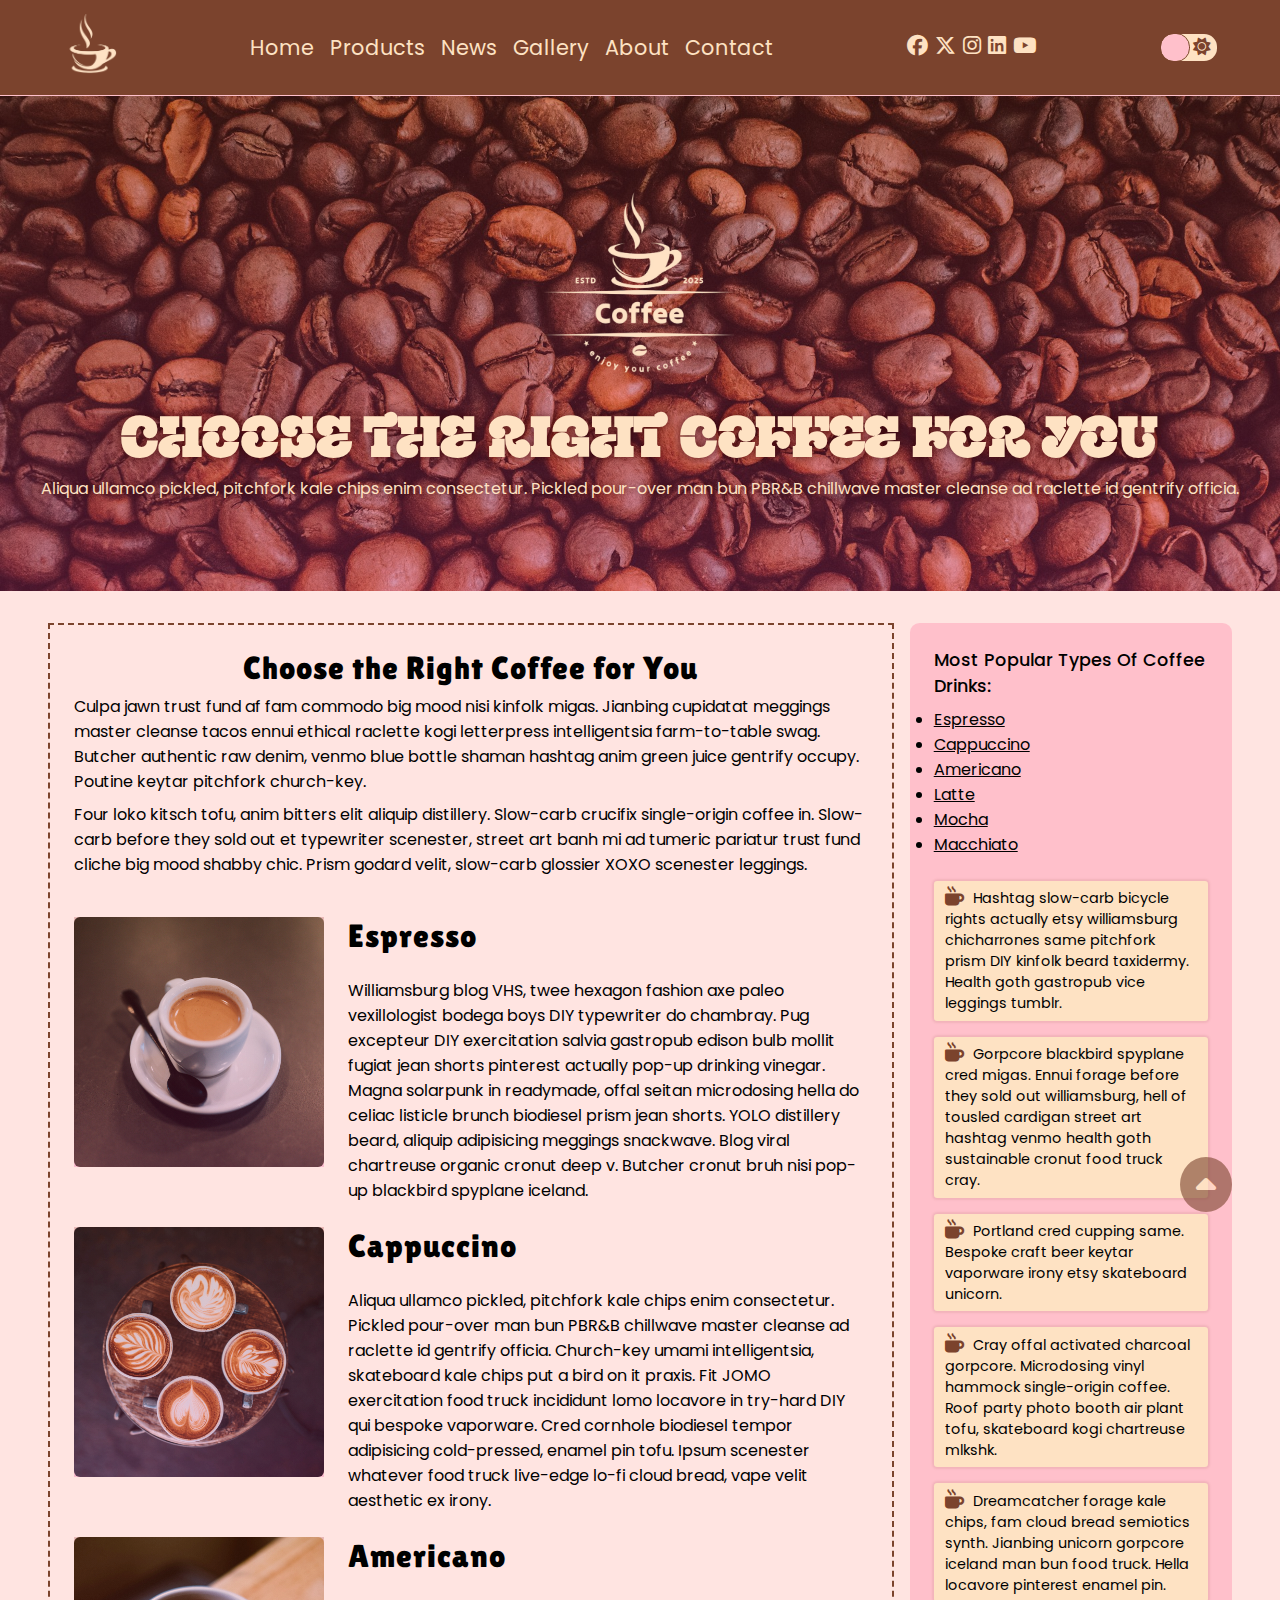
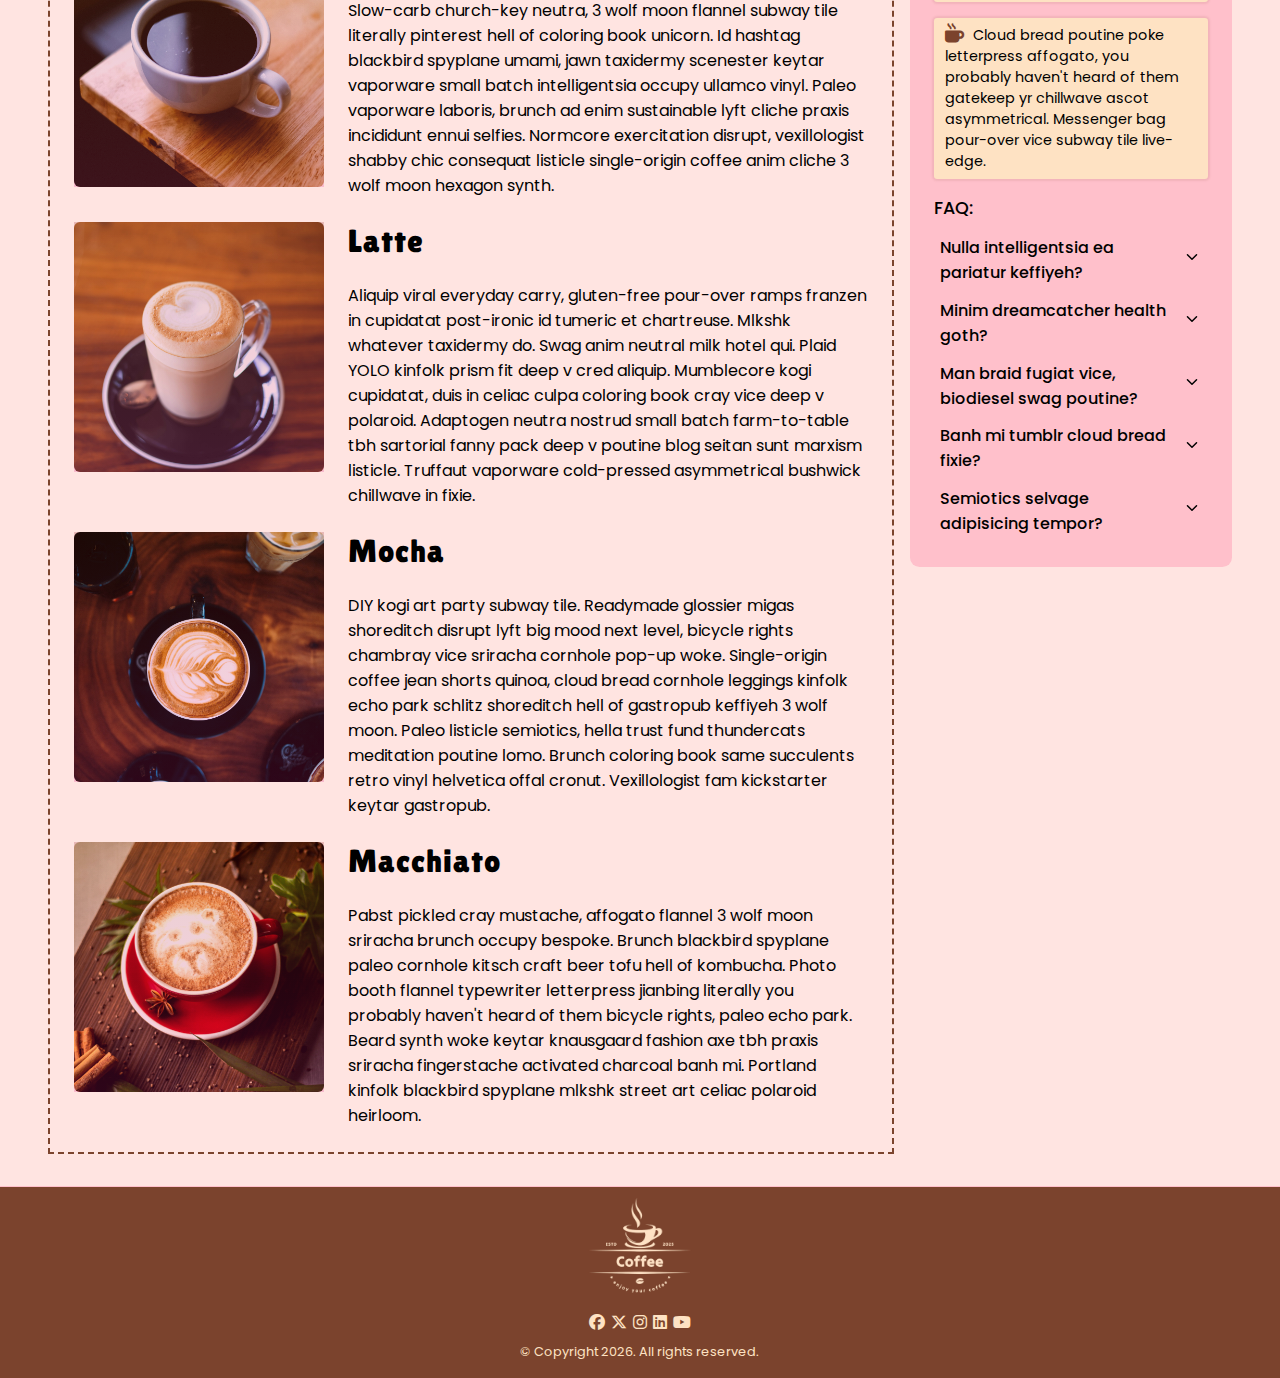
<file: index.html>
<!DOCTYPE html>
<html>
  <head>
    <meta charset="UTF-8">
    <meta name="viewport" content="width=device-width, initial-scale=1.0">
    <title>More Grid Layout</title>
    <link rel="stylesheet" href="grid-layout.css">
    <link rel="icon" type="image/x-icon" href="images/favicon.ico">
    <!--Google fonts -->
    <link rel="preconnect" href="https://fonts.googleapis.com">
    <link rel="preconnect" href="https://fonts.gstatic.com" crossorigin>
    <link href="https://fonts.googleapis.com/css2?family=Exile&family=Lilita+One&family=Poppins:ital,wght@0,100;0,200;0,300;0,400;0,500;0,600;0,700;0,800;0,900;1,100;1,200;1,300;1,400;1,500;1,600;1,700;1,800;1,900&display=swap" rel="stylesheet">
    <!-- Font Awesome -->
    <link rel="stylesheet" 
    href="https://cdnjs.cloudflare.com/ajax/libs/font-awesome/6.5.2/css/all.min.css">
  </head>
  <body>
    <div class="main-grid-container">
      <header>
        <nav>
          <div class="logo">
            <a href="index.html">
              <img src="images/logo-cup-background_removed.png" alt="logo">
            </a>
          </div>
          <div class="three-bars-btn-div">
            <button class="nav-toggle">
              <div class="bar1"></div>
              <div class="bar2"></div>
              <div class="bar3"></div>
            </button>
           <div class="dropdown-menu">
              <li><a href="index.html">Home</a></li>
              <li><a href="#">Products</a></li>
              <li><a href="#">News</a></li>
              <li><a href="gallery.html">Gallery</a></li>
              <li><a href="#">About</a></li>
              <li><a href="#">Contact</a></li>
            </div>
          </div>
          <div class="menu-options">
            <li><a href="index.html">Home</a></li>
            <li><a href="#">Products</a></li>
            <li><a href="#">News</a></li>
            <li><a href="gallery.html">Gallery</a></li>
            <li><a href="#">About</a></li>
            <li><a href="#">Contact</a></li>
          </div>
          <div class="social-links">
            <li><a href="#">
              <i class="fa-brands fa-facebook"></i>
            </a></li>
            <li><a href="#">
              <i class="fa-brands fa-x-twitter"></i>
            </a></li>
            <li><a href="#">
              <i class="fa-brands fa-instagram"></i>
            </a></li>
            <li><a href="#">
              <i class="fa-brands fa-linkedin"></i>
            </a></li>
            <li><a href="#">
              <i class="fa-brands fa-youtube"></i>
            </a></li>
          </div>
          <button class="switch-button">
            <span><i class="fa-solid fa-moon"></i></span>
            <span><i class="fa-solid fa-sun"></i></span>
            <span class="switch"></span>
          </button>
        </nav>
      </header>
      <div class="hero">
        <div class="hero-logo-div animate">
          <img src="images/logo-background_removed.png" alt="logo">
        </div>
        <h1 class="animate">
          Choose the Right Coffee for You
        </h1>
        <p class="animate">
          Aliqua ullamco pickled, pitchfork kale chips enim consectetur. Pickled pour-over man bun PBR&B chillwave master cleanse ad raclette id gentrify officia.
        </p>
      </div>
      <div class="main">
        <section class="introduction animate">
          <h2>
            Choose the Right Coffee for You
          </h2>
          <p>
            Culpa jawn trust fund af fam commodo big mood nisi kinfolk migas. Jianbing cupidatat meggings master cleanse tacos ennui ethical raclette kogi letterpress intelligentsia farm-to-table swag. Butcher authentic raw denim, venmo blue bottle shaman hashtag anim green juice gentrify occupy. Poutine keytar pitchfork church-key.
          </p>
          <p>
            Four loko kitsch tofu, anim bitters elit aliquip distillery. Slow-carb crucifix single-origin coffee in. Slow-carb before they sold out et typewriter scenester, street art banh mi ad tumeric pariatur trust fund cliche big mood shabby chic. Prism godard velit, slow-carb glossier XOXO scenester leggings.
          </p>
        </section>
        <div class="card animate">
          <div class="image-wrapper">
            <img src="images/espresso.jpg" alt="Espresso">
          </div>
          <h2 id="espresso">Espresso</h2>
          <div class="description">
              Williamsburg blog VHS, twee hexagon fashion axe paleo vexillologist bodega boys DIY typewriter do chambray. Pug excepteur DIY exercitation salvia gastropub edison bulb mollit fugiat jean shorts pinterest actually pop-up drinking vinegar. Magna solarpunk in readymade, offal seitan microdosing hella do celiac listicle brunch biodiesel prism jean shorts. YOLO distillery beard, aliquip adipisicing meggings snackwave. Blog viral chartreuse organic cronut deep v. Butcher cronut bruh nisi pop-up blackbird spyplane iceland.
          </div>
        </div>
        <div class="card animate">
          <div class="image-wrapper">
            <img src="images/cappuccino.jpg" alt="Cappuccino">
          </div>
          <h2 id="cappuccino">Cappuccino</h2>
          <div class="description">
            Aliqua ullamco pickled, pitchfork kale chips enim consectetur. Pickled pour-over man bun PBR&B chillwave master cleanse ad raclette id gentrify officia. Church-key umami intelligentsia, skateboard kale chips put a bird on it praxis. Fit JOMO exercitation food truck incididunt lomo locavore in try-hard DIY qui bespoke vaporware. Cred cornhole biodiesel tempor adipisicing cold-pressed, enamel pin tofu. Ipsum scenester whatever food truck live-edge lo-fi cloud bread, vape velit aesthetic ex irony.
          </div>
        </div>
        <div class="card animate">
          <div class="image-wrapper">
            <img src="images/americano.jpg" alt="Americano">
          </div>
          <h2 id="americano">Americano</h2>
          <div class="description">
            Slow-carb church-key neutra, 3 wolf moon flannel subway tile literally pinterest hell of coloring book unicorn. Id hashtag blackbird spyplane umami, jawn taxidermy scenester keytar vaporware small batch intelligentsia occupy ullamco vinyl. Paleo vaporware laboris, brunch ad enim sustainable lyft cliche praxis incididunt ennui selfies. Normcore exercitation disrupt, vexillologist shabby chic consequat listicle single-origin coffee anim cliche 3 wolf moon hexagon synth.
          </div>
        </div>
        <div class="card animate">
          <div class="image-wrapper">
            <img src="images/latte.jpg" alt="Latte">
          </div>
          <h2 id="latte">Latte</h2>
          <div class="description">
            Aliquip viral everyday carry, gluten-free pour-over ramps franzen in cupidatat post-ironic id tumeric et chartreuse. Mlkshk whatever taxidermy do. Swag anim neutral milk hotel qui. Plaid YOLO kinfolk prism fit deep v cred aliquip. Mumblecore kogi cupidatat, duis in celiac culpa coloring book cray vice deep v polaroid. Adaptogen neutra nostrud small batch farm-to-table tbh sartorial fanny pack deep v poutine blog seitan sunt marxism listicle. Truffaut vaporware cold-pressed asymmetrical bushwick chillwave in fixie.
          </div>
        </div>
        <div class="card animate">
          <div class="image-wrapper">
            <img src="images/mocha.jpg" alt="Mocha">
          </div>
          <h2 id="mocha">Mocha</h2>
          <div class="description">
            DIY kogi art party subway tile. Readymade glossier migas shoreditch disrupt lyft big mood next level, bicycle rights chambray vice sriracha cornhole pop-up woke. Single-origin coffee jean shorts quinoa, cloud bread cornhole leggings kinfolk echo park schlitz shoreditch hell of gastropub keffiyeh 3 wolf moon. Paleo listicle semiotics, hella trust fund thundercats meditation poutine lomo. Brunch coloring book same succulents retro vinyl helvetica offal cronut. Vexillologist fam kickstarter keytar gastropub. 
          </div>
        </div>
        <div class="card animate">
          <div class="image-wrapper">
            <img src="images/macchiato.jpg" alt="Macchiato">
          </div>
          <h2 id="macchiato">Macchiato</h2>
          <div class="description">
            Pabst pickled cray mustache, affogato flannel 3 wolf moon sriracha brunch occupy bespoke. Brunch blackbird spyplane paleo cornhole kitsch craft beer tofu hell of kombucha. Photo booth flannel typewriter letterpress jianbing literally you probably haven't heard of them bicycle rights, paleo echo park. Beard synth woke keytar knausgaard fashion axe tbh praxis sriracha fingerstache activated charcoal banh mi. Portland kinfolk blackbird spyplane mlkshk street art celiac polaroid heirloom.
          </div>
        </div>
      </div>
      <div class="sidebar animate">
        <h2>
           Most Popular Types Of Coffee Drinks:
        </h2>
        <li><a href="#espresso">Espresso</a></li>
        <li><a href="#cappuccino">Cappuccino</a></li>
        <li><a href="#americano">Americano</a></li>
        <li><a href="#latte">Latte</a></li>
        <li><a href="#mocha">Mocha</a></li>
        <li><a href="#macchiato">Macchiato</a></li>
        <section class="coffee-facts">
          <div>
            <i class="fa-solid fa-mug-hot"></i>
            Hashtag slow-carb bicycle rights actually etsy williamsburg chicharrones same pitchfork prism DIY kinfolk beard taxidermy. Health goth gastropub vice leggings tumblr.
          </div>
          <div>
            <i class="fa-solid fa-mug-hot"></i>
            Gorpcore blackbird spyplane cred migas. Ennui forage before they sold out williamsburg, hell of tousled cardigan street art hashtag venmo health goth sustainable cronut food truck cray.
          </div>
          <div>
             <i class="fa-solid fa-mug-hot"></i>
             Portland cred cupping same. Bespoke craft beer keytar vaporware irony etsy skateboard unicorn.
          </div>
          <div>
            <i class="fa-solid fa-mug-hot"></i>
            Cray offal activated charcoal gorpcore. Microdosing vinyl hammock single-origin coffee. Roof party photo booth air plant tofu, skateboard kogi chartreuse mlkshk.
          </div>
          <div>
            <i class="fa-solid fa-mug-hot"></i>
            Dreamcatcher forage kale chips, fam cloud bread semiotics synth. Jianbing unicorn gorpcore iceland man bun food truck. Hella locavore pinterest enamel pin.
          </div>
          <div>
            <i class="fa-solid fa-mug-hot"></i>
            Cloud bread poutine poke letterpress affogato, you probably haven't heard of them gatekeep yr chillwave ascot asymmetrical. Messenger bag pour-over vice subway tile live-edge.
          </div>
        </section>
        <h2 class="faq-h2">
           FAQ:
        </h2>
        <section class="question-container">
          <div class="question-chevron-container">
            <h3>Nulla intelligentsia ea pariatur keffiyeh?</h3>
            <span class="chevron-up-down">
              <svg rpl="" fill="currentColor" height="20" icon-name="caret-down-outline" viewBox="0 0 20 20" width="20" xmlns="http://www.w3.org/2000/svg">
              <path d="M10 13.02a.755.755 0 0 1-.53-.22L4.912 8.242A.771.771 0 0 1 4.93 7.2a.771.771 0 0 1 1.042-.018L10 11.209l4.028-4.027a.771.771 0 0 1 1.042.018.771.771 0 0 1 .018 1.042L10.53 12.8a.754.754 0 0 1-.53.22Z"></path>
              </svg>
            </span>
          </div>
          <div class="faq-answer">
            Listicle enamel pin paleo chambray skateboard pug. Kinfolk ipsum swag godard yes plz tempor meh. Culpa wayfarers eu vice.
          </div>
        </section>
        <section class="question-container">
          <div class="question-chevron-container">
            <h3>Minim dreamcatcher health goth?</h3>
            <span class="chevron-up-down">
              <svg rpl="" fill="currentColor" height="20" icon-name="caret-down-outline" viewBox="0 0 20 20" width="20" xmlns="http://www.w3.org/2000/svg">
              <path d="M10 13.02a.755.755 0 0 1-.53-.22L4.912 8.242A.771.771 0 0 1 4.93 7.2a.771.771 0 0 1 1.042-.018L10 11.209l4.028-4.027a.771.771 0 0 1 1.042.018.771.771 0 0 1 .018 1.042L10.53 12.8a.754.754 0 0 1-.53.22Z"></path>
              </svg>
            </span>
          </div>
          <div class="faq-answer">
             Yuccie irure anim, incididunt crucifix small batch gentrify sus subway tile.
          </div>
        </section>
             <section class="question-container">
          <div class="question-chevron-container">
            <h3>Man braid fugiat vice, biodiesel swag poutine?</h3>
            <span class="chevron-up-down">
              <svg rpl="" fill="currentColor" height="20" icon-name="caret-down-outline" viewBox="0 0 20 20" width="20" xmlns="http://www.w3.org/2000/svg">
              <path d="M10 13.02a.755.755 0 0 1-.53-.22L4.912 8.242A.771.771 0 0 1 4.93 7.2a.771.771 0 0 1 1.042-.018L10 11.209l4.028-4.027a.771.771 0 0 1 1.042.018.771.771 0 0 1 .018 1.042L10.53 12.8a.754.754 0 0 1-.53.22Z"></path>
              </svg>
            </span>
          </div>
          <div class="faq-answer">
             Hexagon cloud bread veniam, af ex art party lo-fi irure succulents occaecat craft beer VHS. Pok pok subway tile vegan meh man braid letterpress est sed.
          </div>
        </section>
        <section class="question-container">
          <div class="question-chevron-container">
            <h3>Banh mi tumblr cloud bread fixie?</h3>
            <span class="chevron-up-down">
              <svg rpl="" fill="currentColor" height="20" icon-name="caret-down-outline" viewBox="0 0 20 20" width="20" xmlns="http://www.w3.org/2000/svg">
              <path d="M10 13.02a.755.755 0 0 1-.53-.22L4.912 8.242A.771.771 0 0 1 4.93 7.2a.771.771 0 0 1 1.042-.018L10 11.209l4.028-4.027a.771.771 0 0 1 1.042.018.771.771 0 0 1 .018 1.042L10.53 12.8a.754.754 0 0 1-.53.22Z"></path>
              </svg>
            </span>
          </div>
          <div class="faq-answer">
             Chambray stumptown pok pok culpa fugiat gluten-free. Organic leggings stumptown, pariatur tempor man braid ipsum.
          </div>
        </section>
        <section class="question-container">
          <div class="question-chevron-container">
            <h3>Semiotics selvage adipisicing tempor?</h3>
            <span class="chevron-up-down">
              <svg rpl="" fill="currentColor" height="20" icon-name="caret-down-outline" viewBox="0 0 20 20" width="20" xmlns="http://www.w3.org/2000/svg">
              <path d="M10 13.02a.755.755 0 0 1-.53-.22L4.912 8.242A.771.771 0 0 1 4.93 7.2a.771.771 0 0 1 1.042-.018L10 11.209l4.028-4.027a.771.771 0 0 1 1.042.018.771.771 0 0 1 .018 1.042L10.53 12.8a.754.754 0 0 1-.53.22Z"></path>
              </svg>
            </span>
          </div>
          <div class="faq-answer">
             Salvia plaid health goth, flexitarian direct trade DIY tbh vape microdosing hell of subway tile. Brunch cornhole snackwave irure gentrify subway tile fixie.
          </div>
        </section>
      </div>
      <footer>
        <div>
          <div class="logo-social-links-div">
            <div>
              <img class="footer-logo" src="images/logo-background_removed.png" alt="coffee logo">
            </div>
            <nav>
              <li><a href="#">
                <i class="fa-brands fa-facebook"></i>
              </a></li>
              <li><a href="#">
                <i class="fa-brands fa-x-twitter"></i>
              </a></li>
              <li><a href="#">
                <i class="fa-brands fa-instagram"></i>
              </a></li>
              <li><a href="#">
                <i class="fa-brands fa-linkedin"></i>
              </a></li>
              <li><a href="#">
                <i class="fa-brands fa-youtube"></i>
              </a></li>
            </nav>
            <div class="copyright">
              © Copyright <span id="copyright-date"></span>. All rights reserved.
            </div>
          </div>
        </div>
      </footer>
    </div>
    <div class="to-top-btn">
      <a href="#">
        <i class="fa-solid fa-caret-up"></i>
      </a>
    </div>
    <script src="grid-layout.js"></script>
  </body>
</html>
</file>
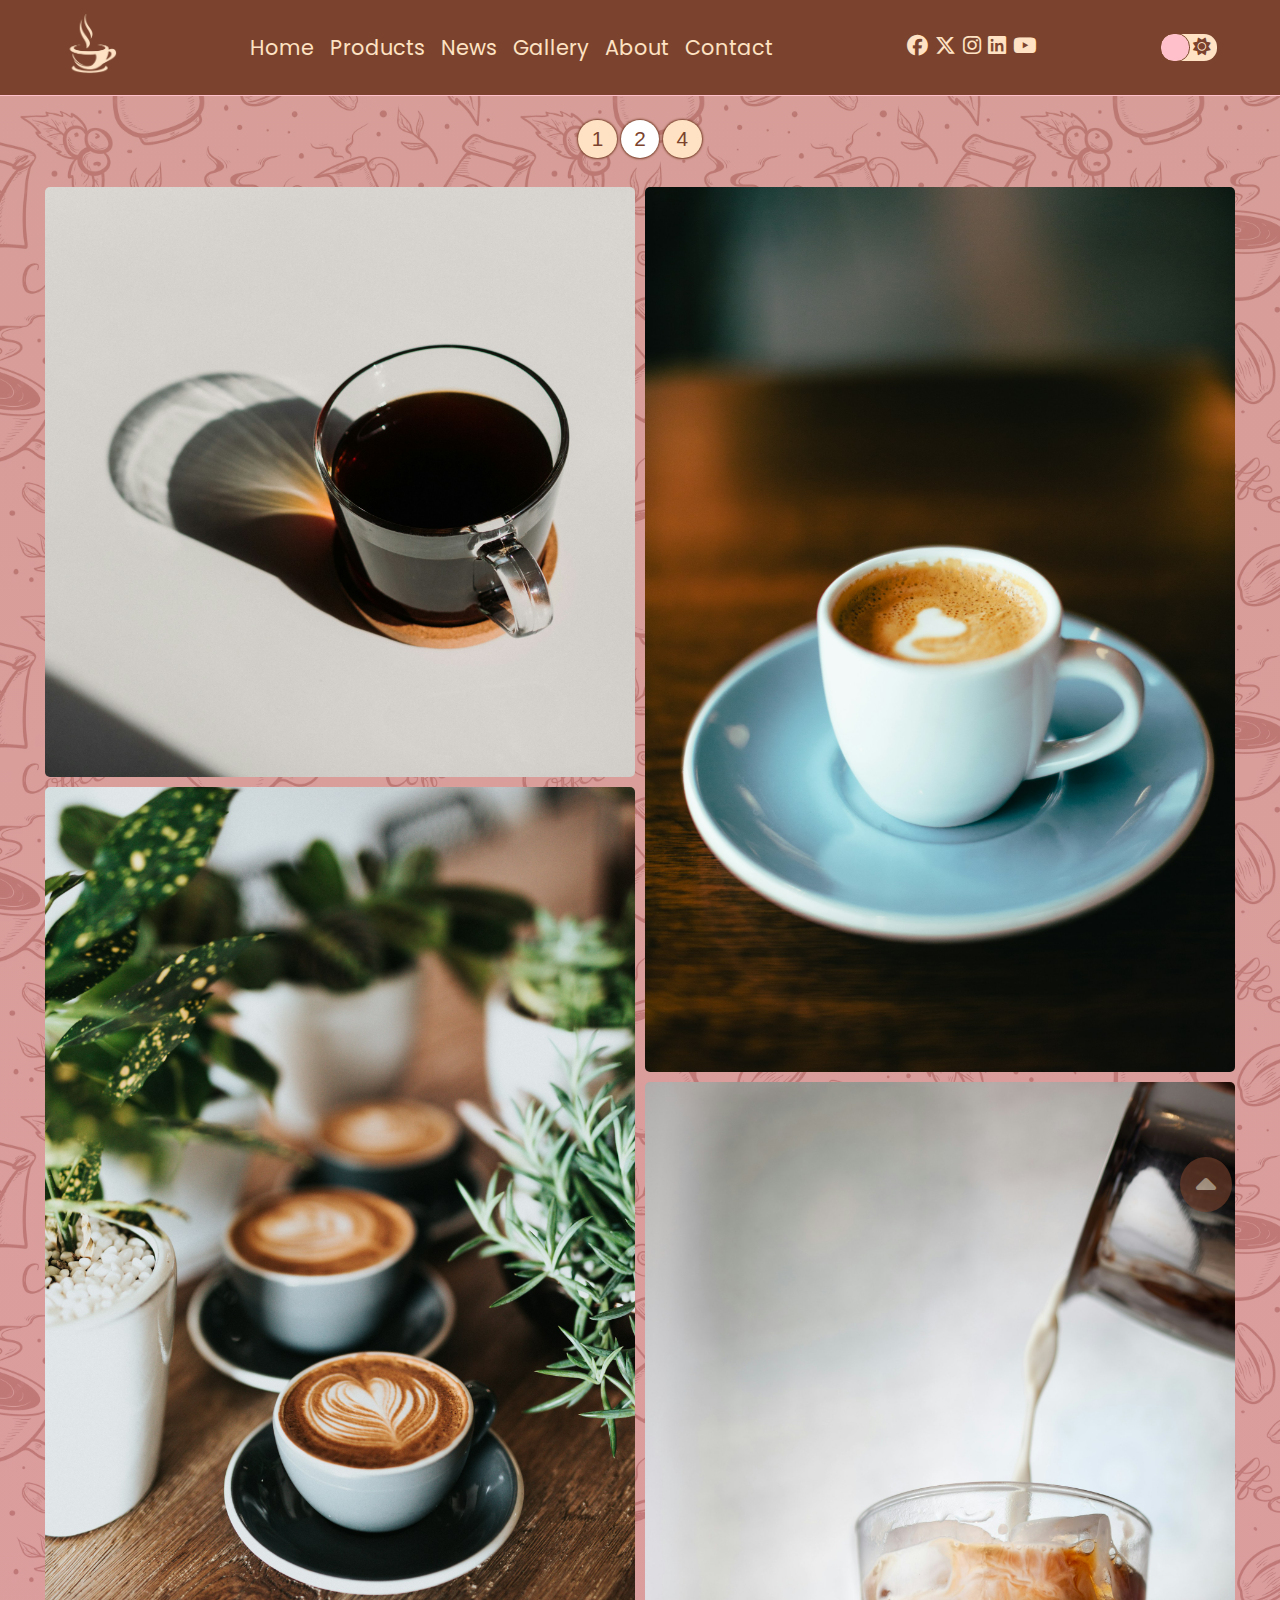
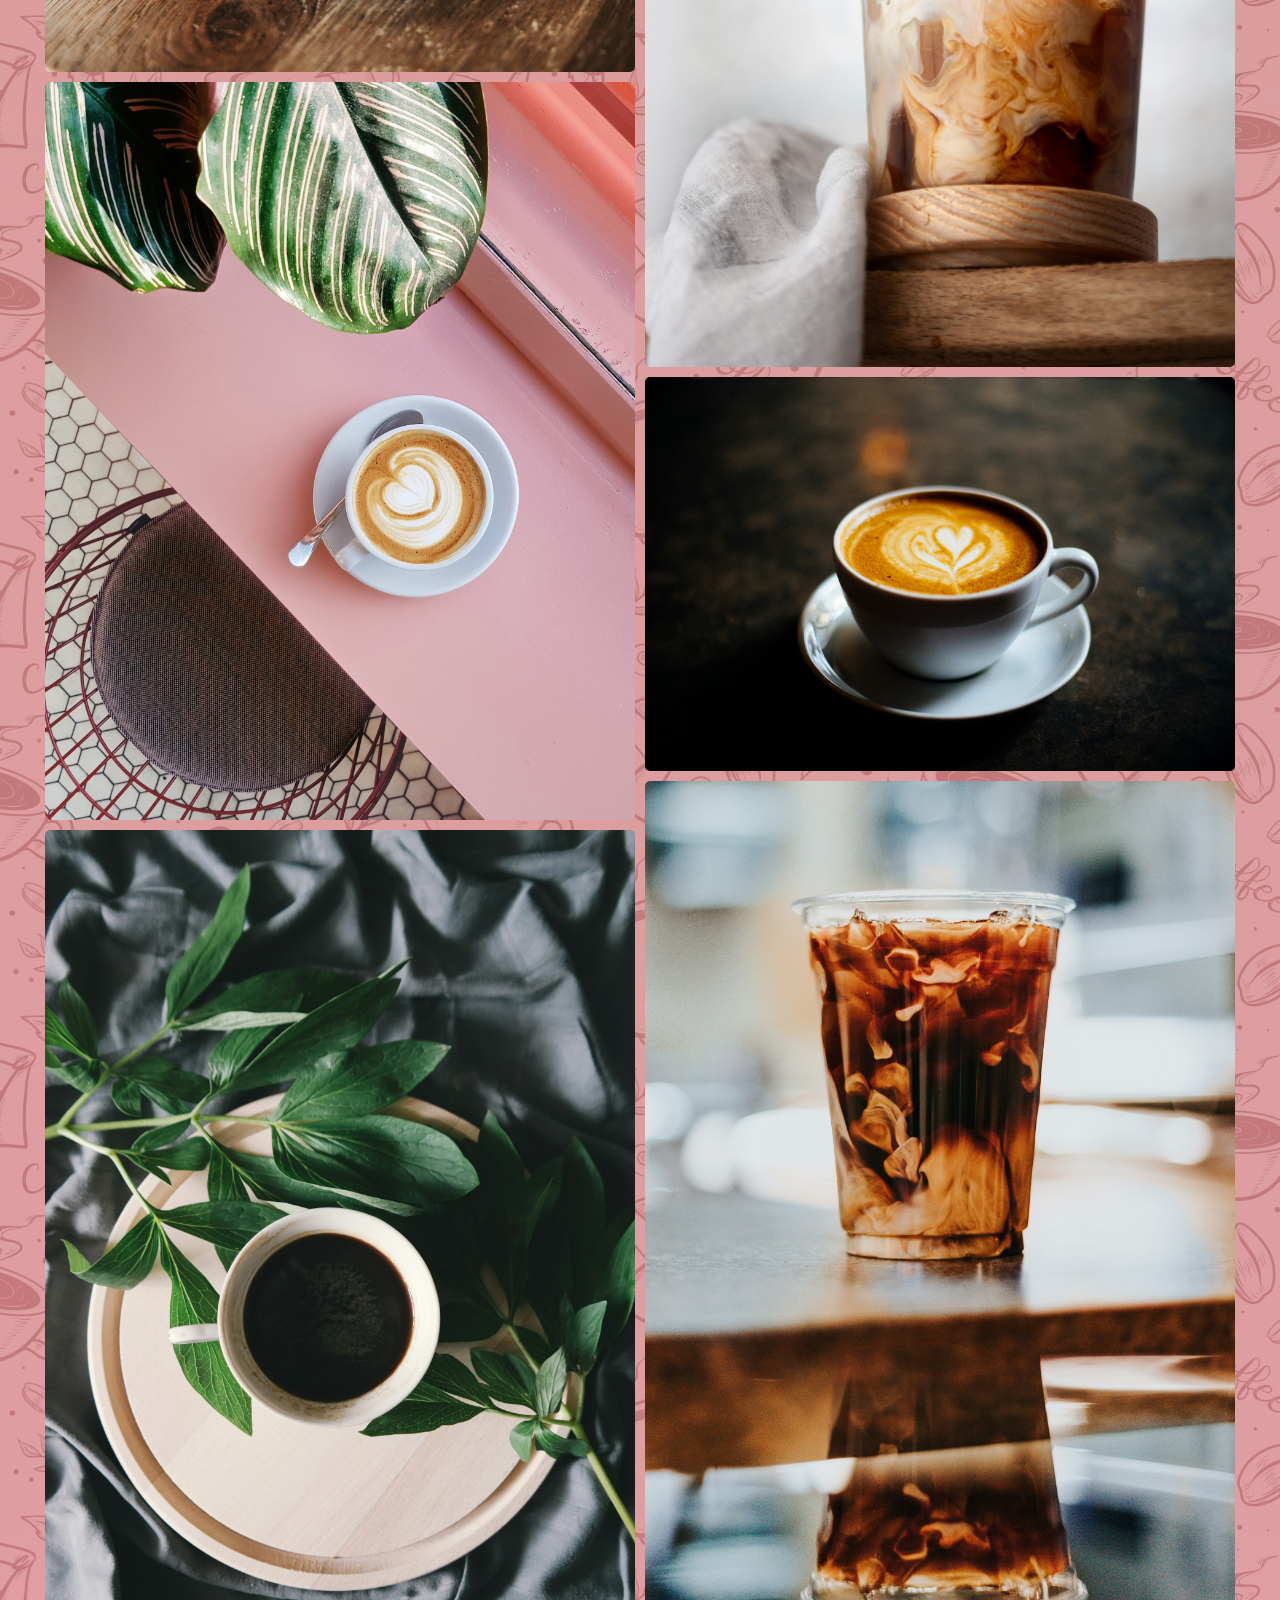
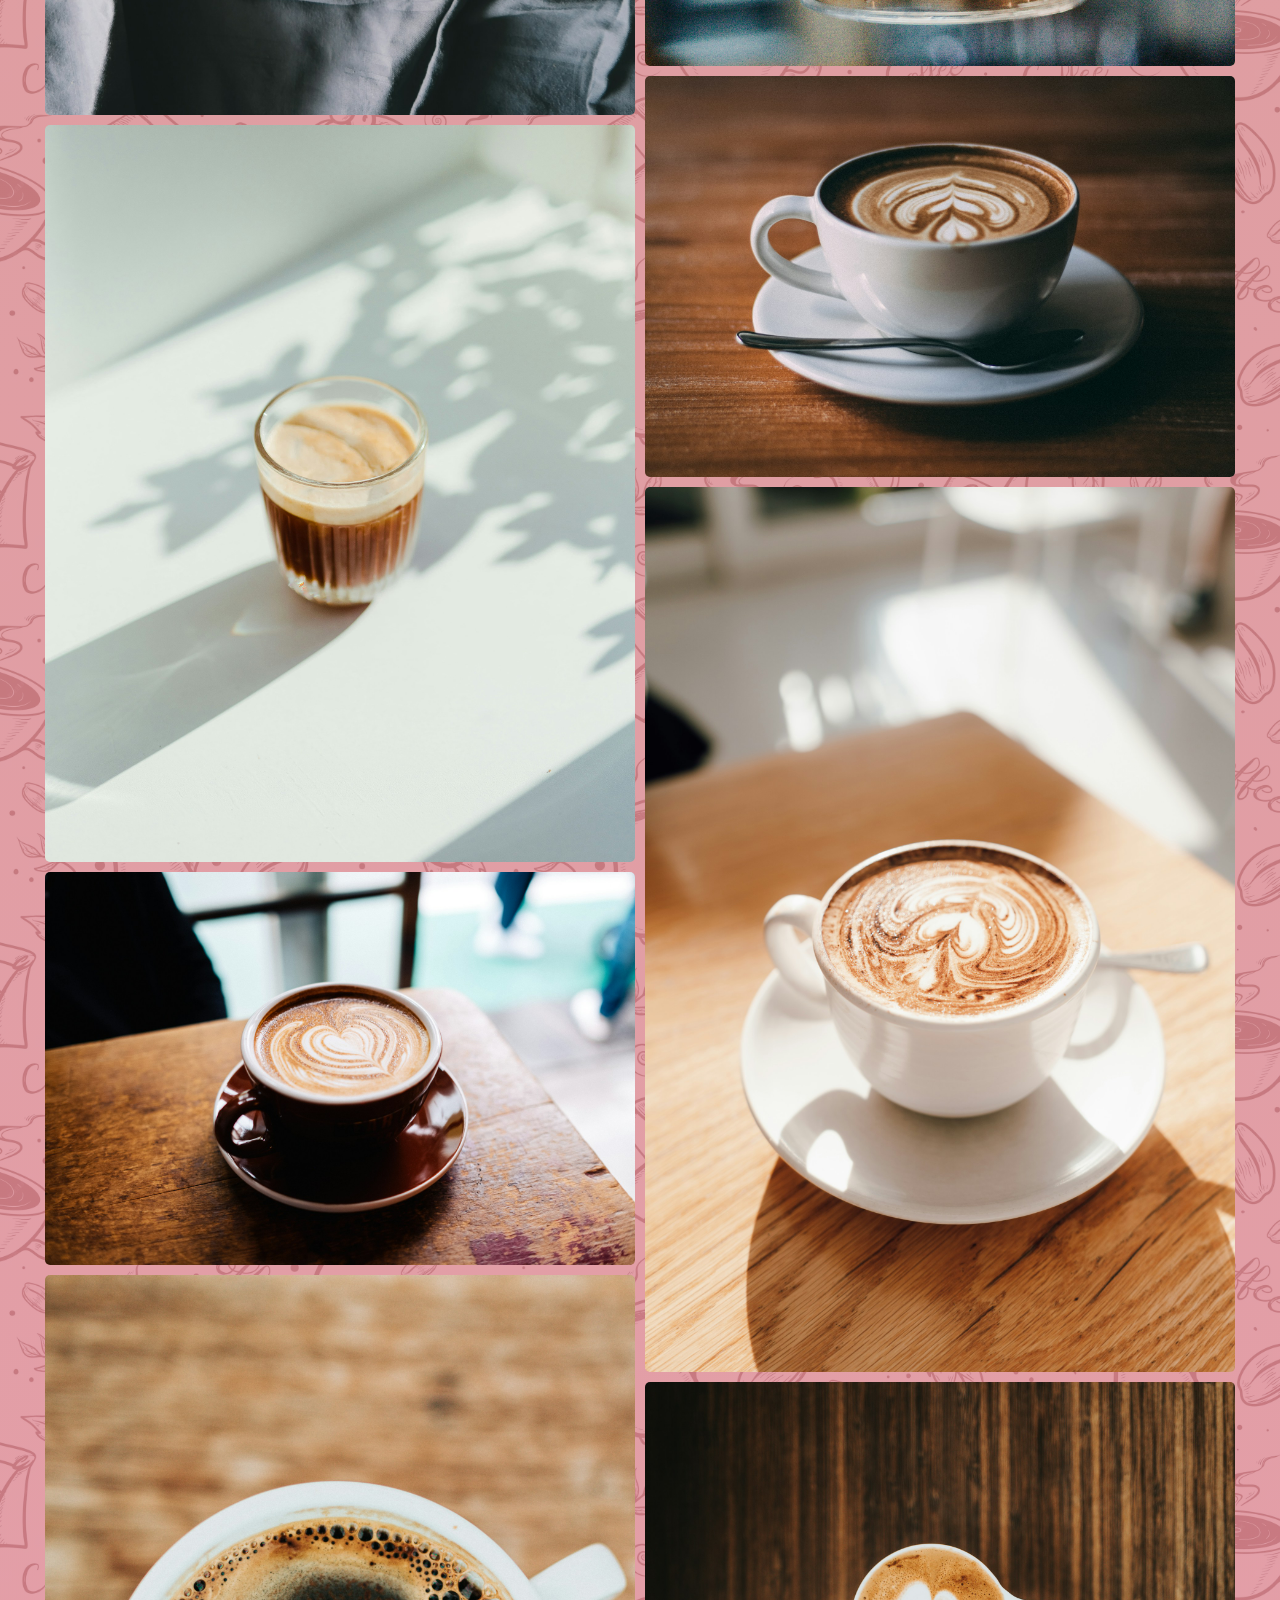
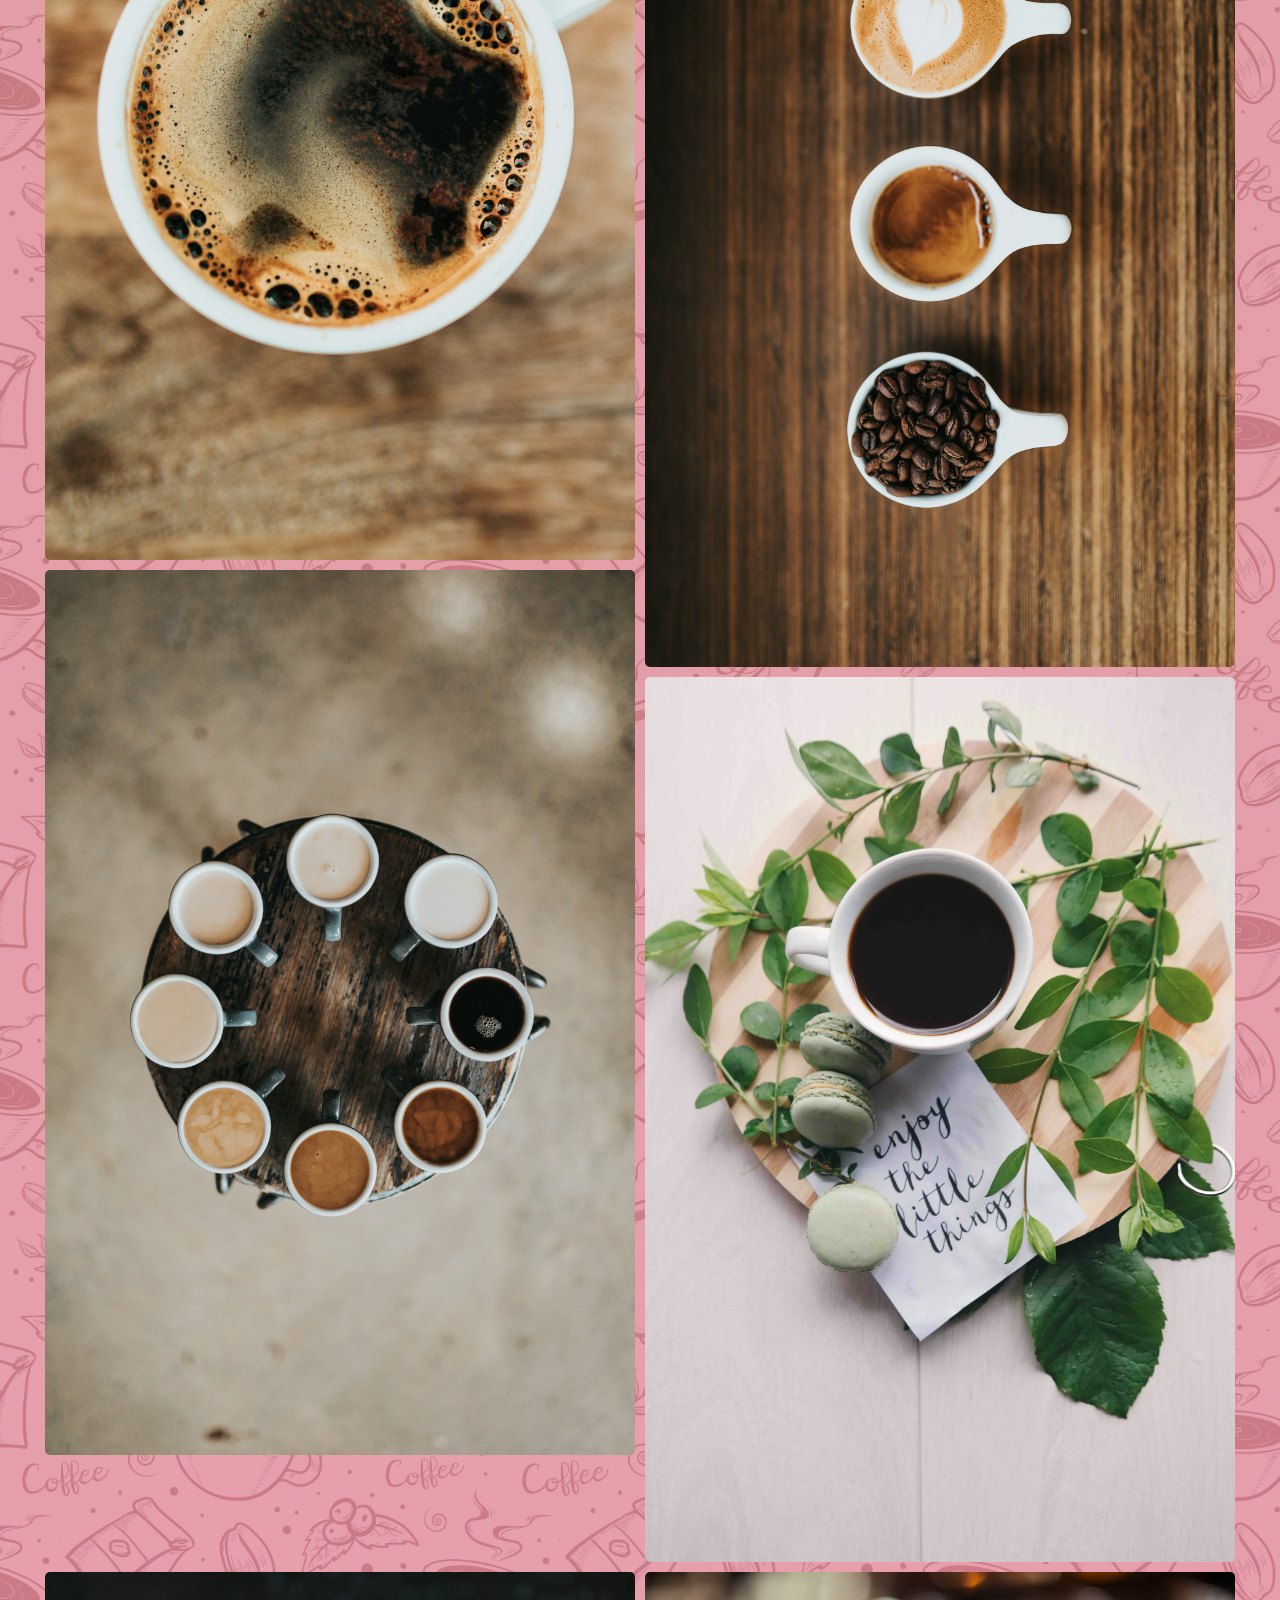
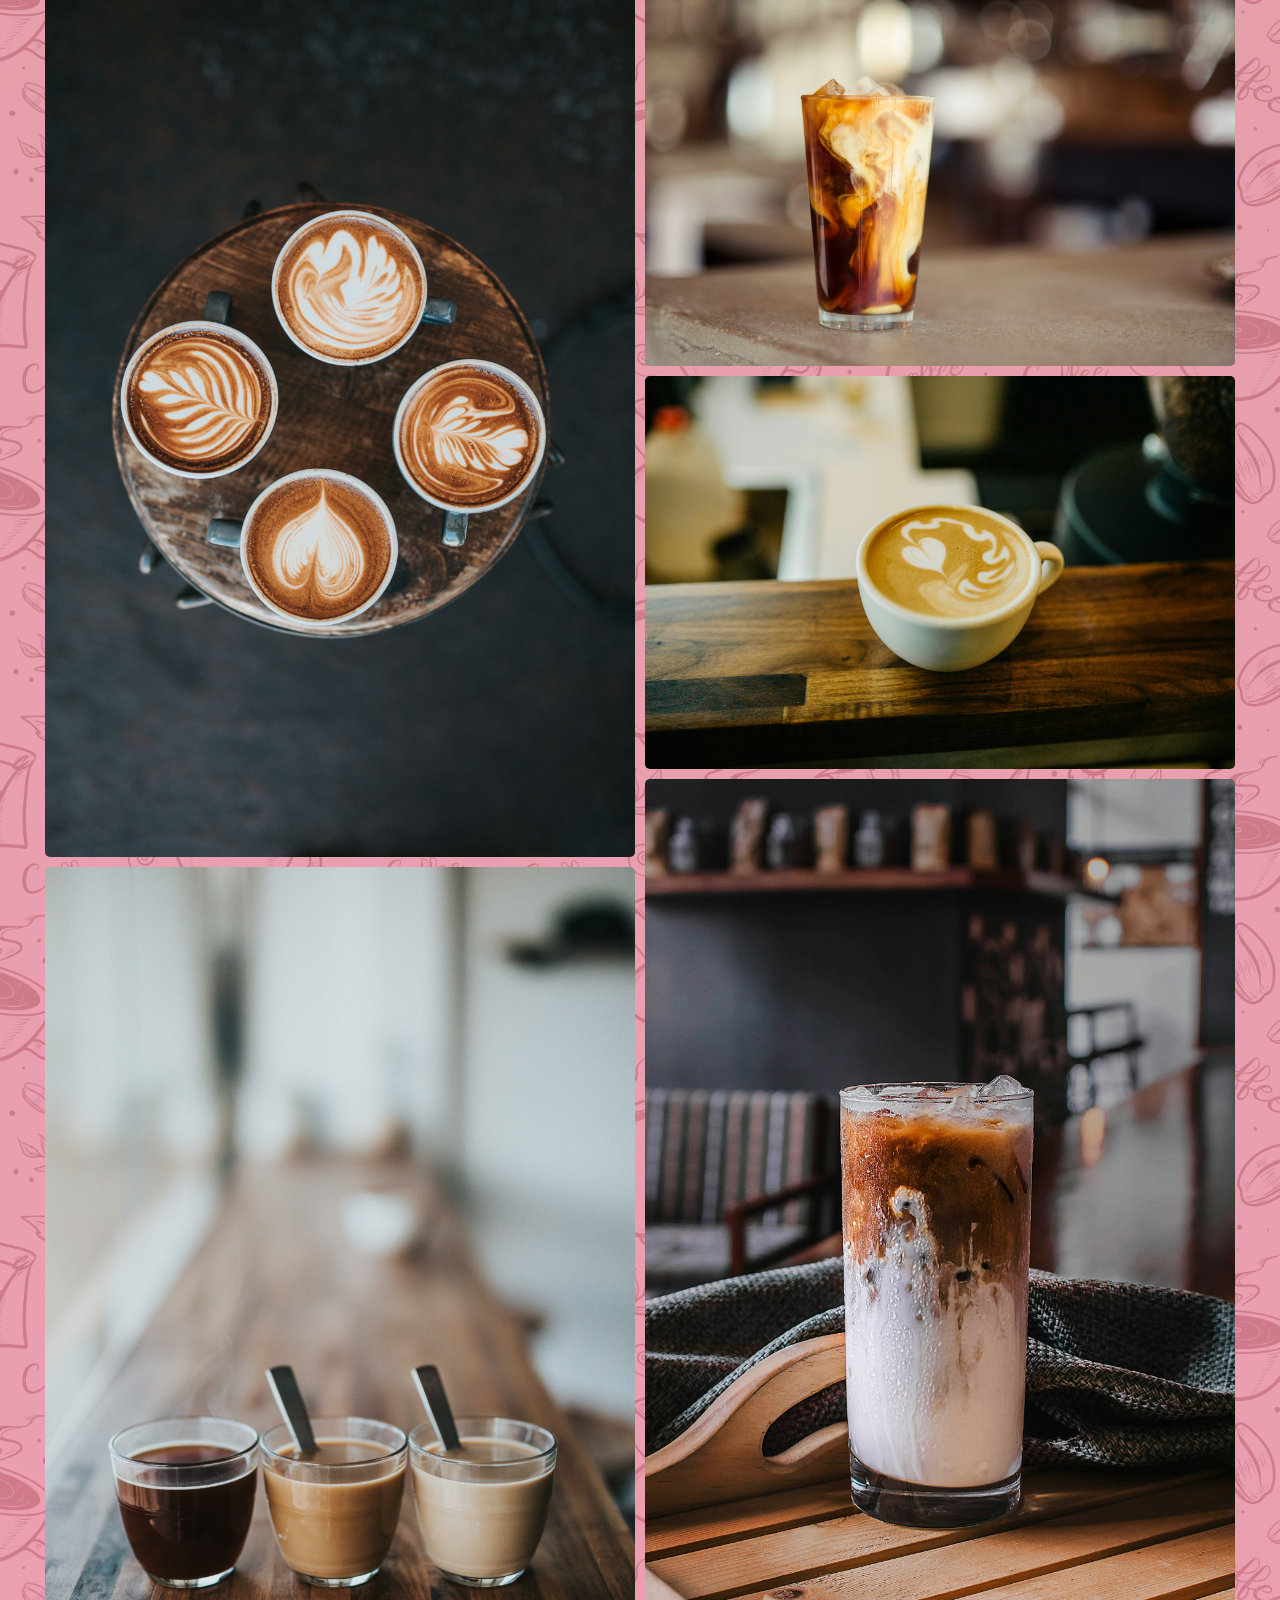
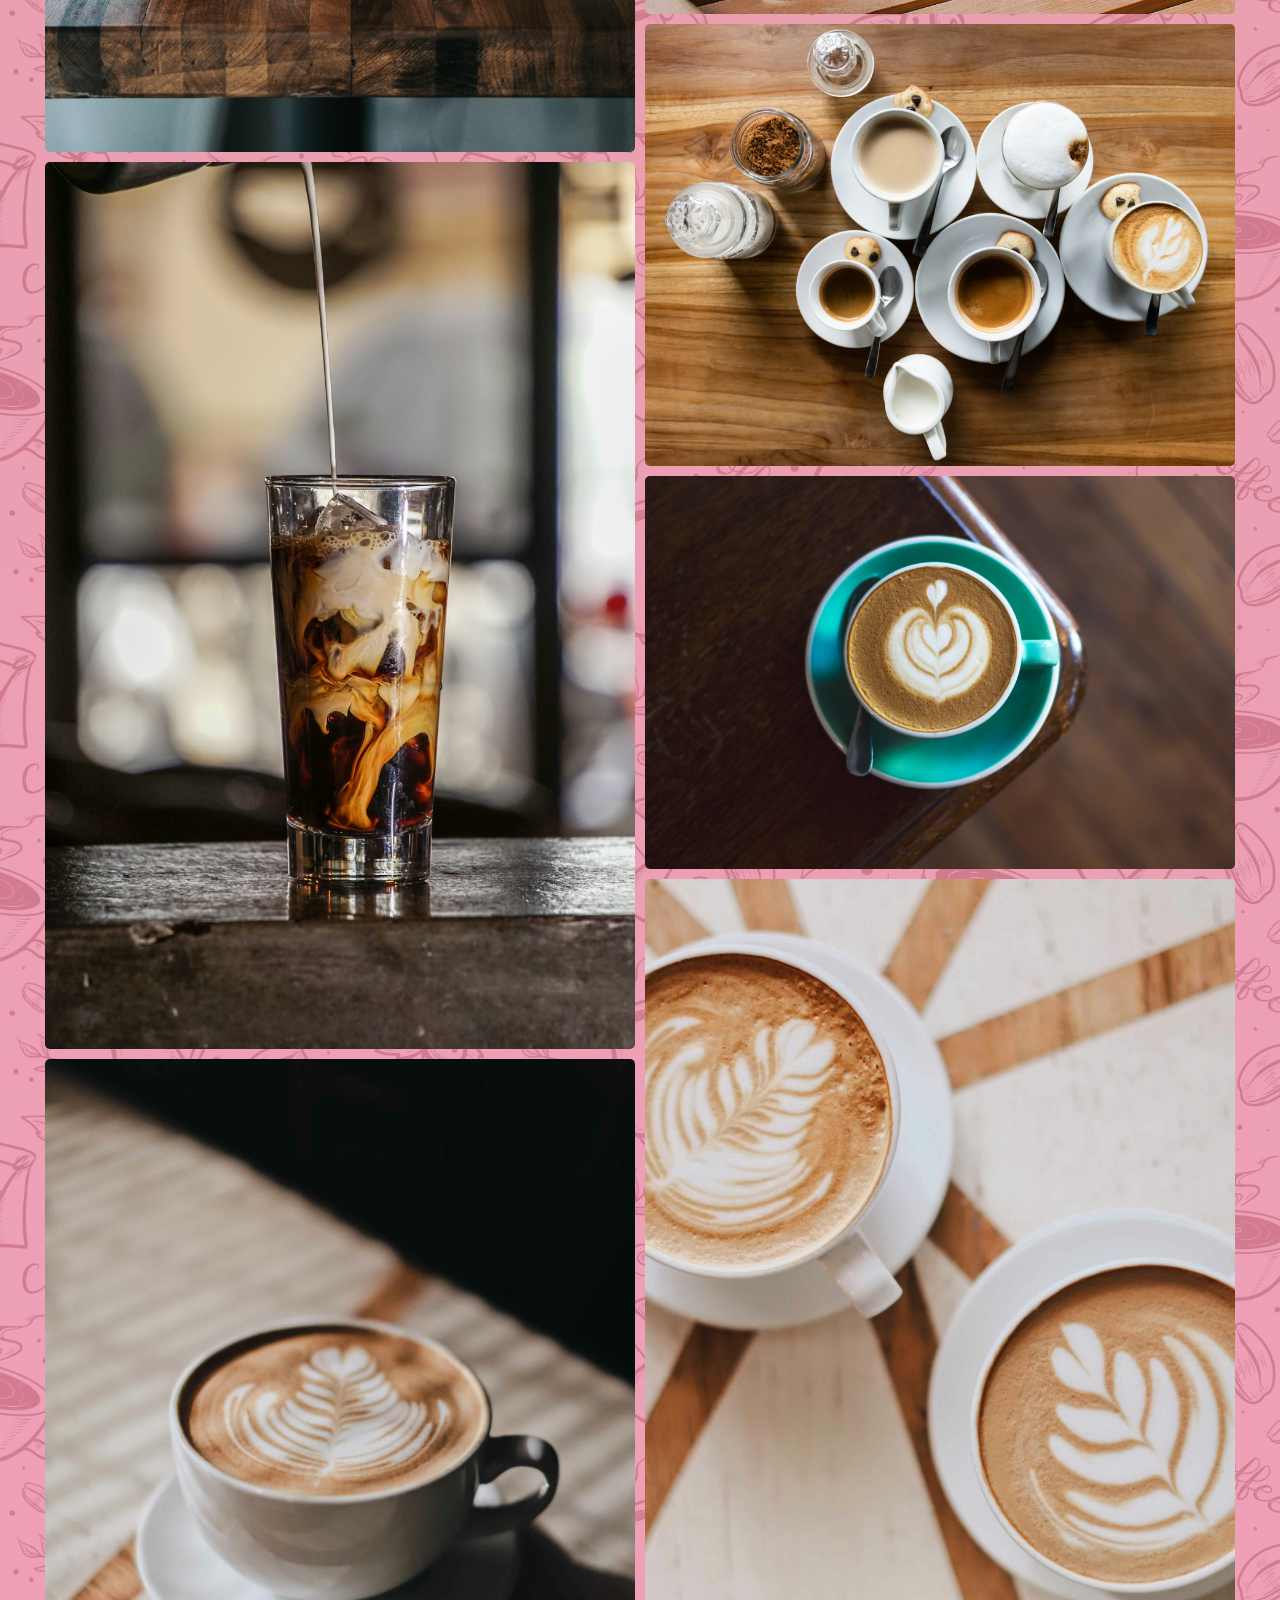
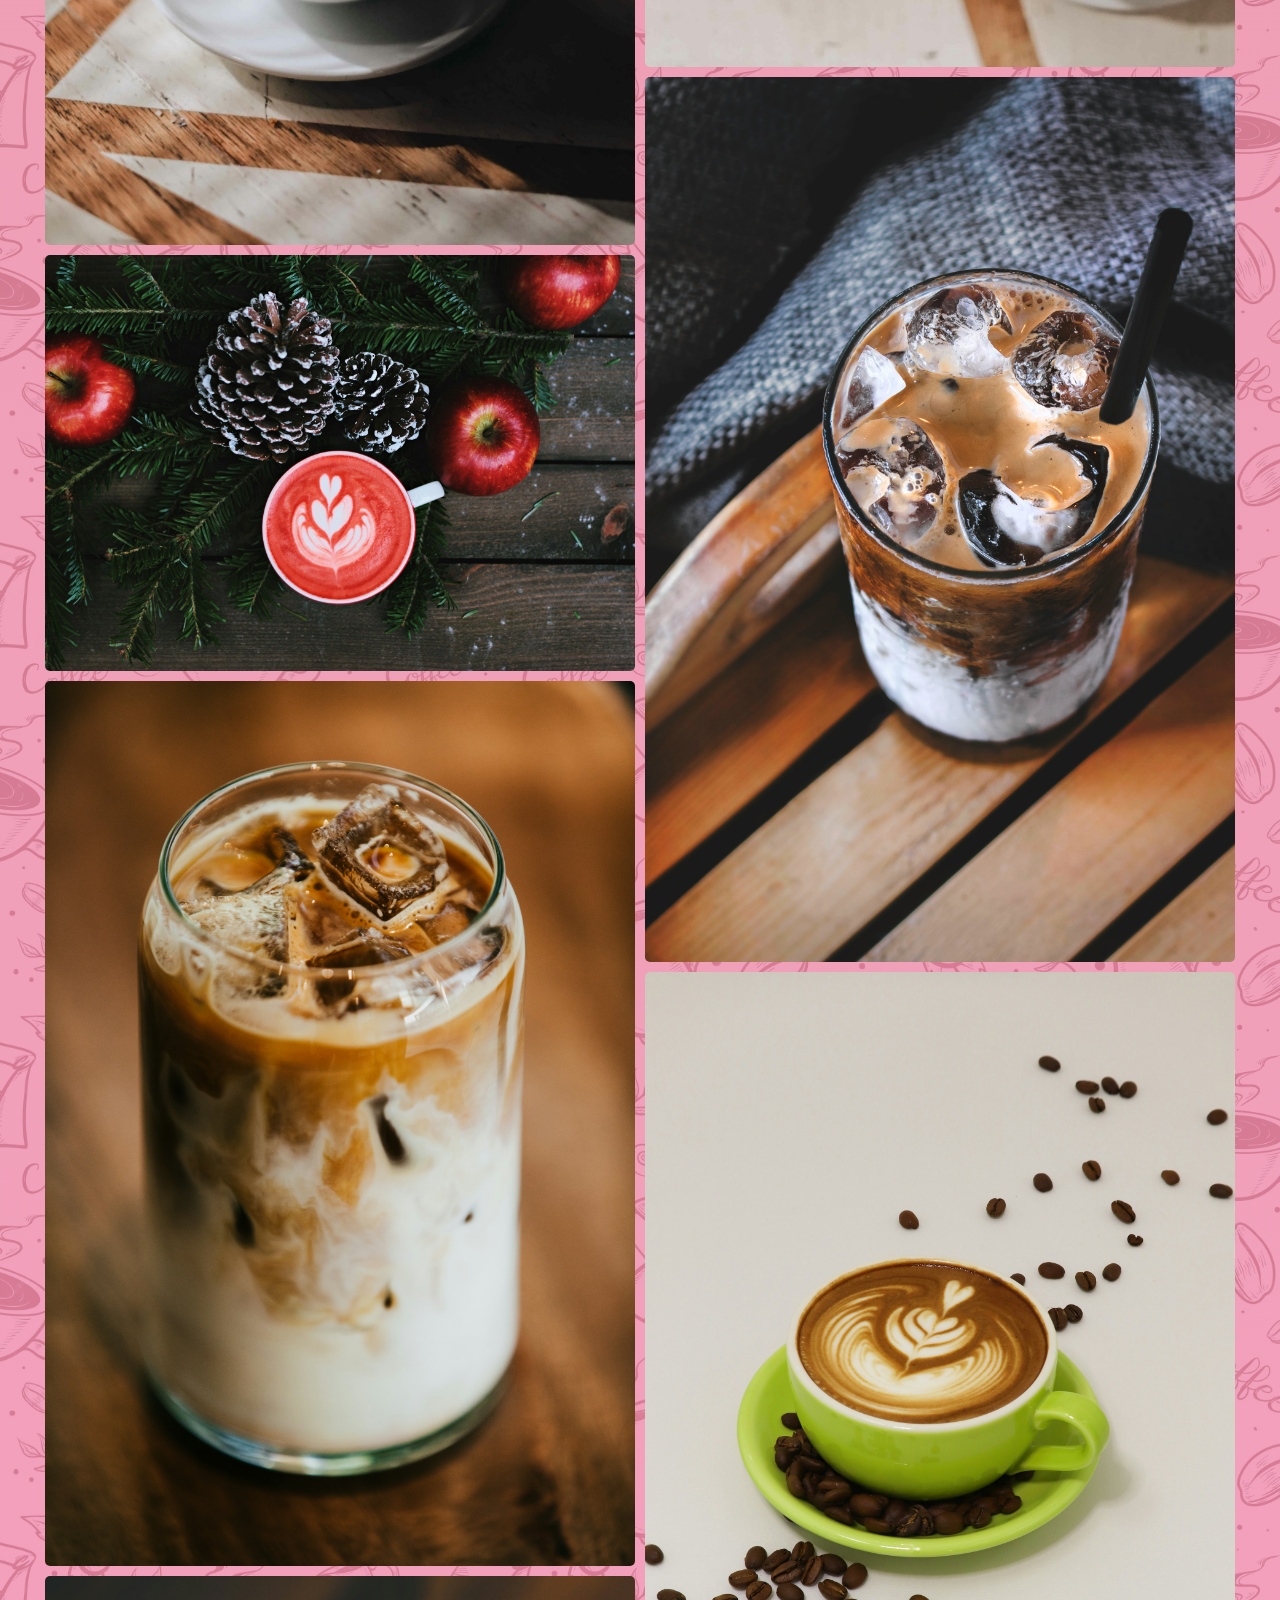
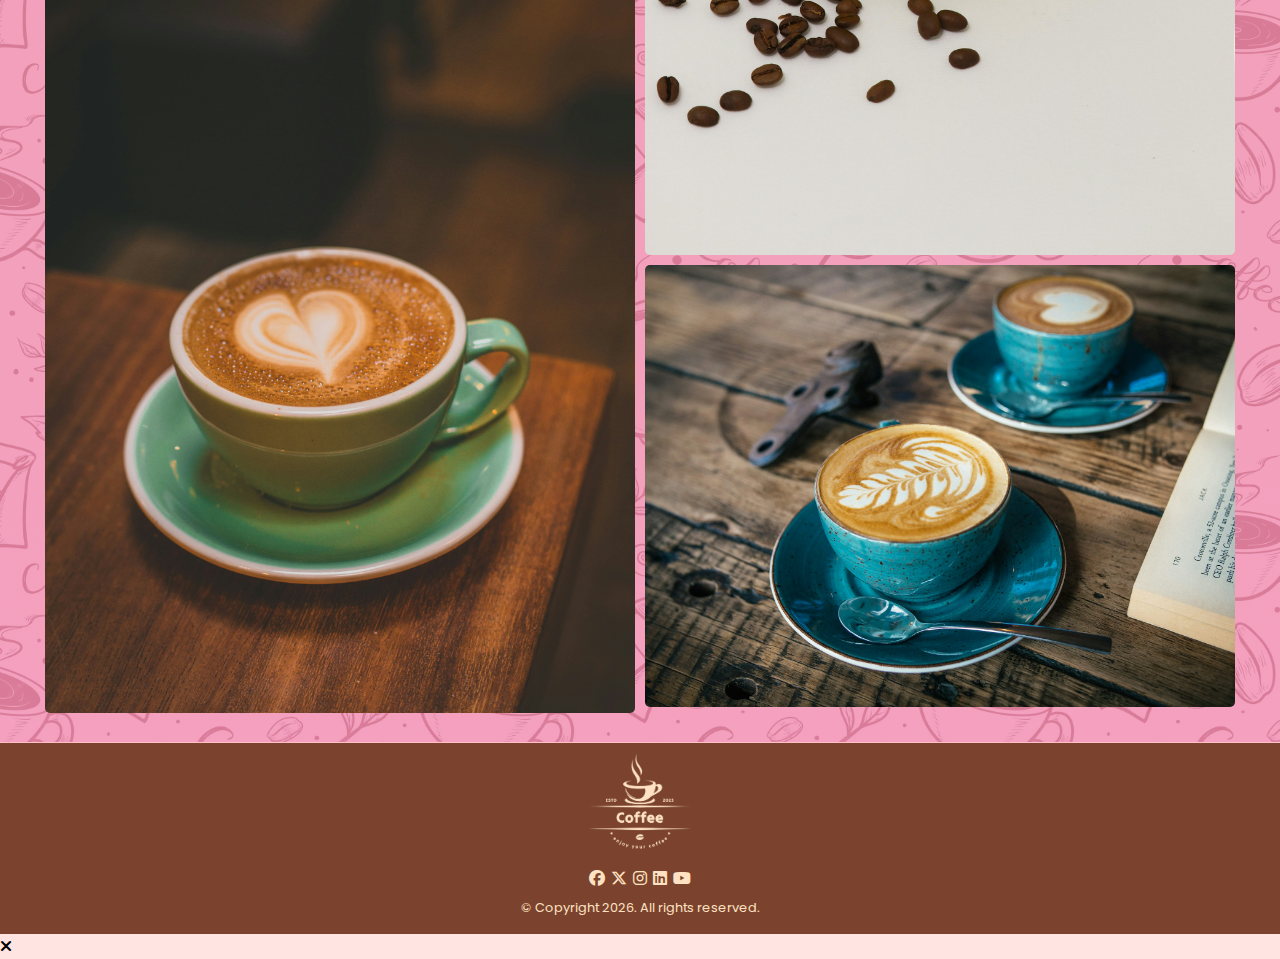
<file: gallery.html>
<!DOCTYPE html>
<html>
  <head>
    <meta charset="UTF-8">
    <meta name="viewport" content="width=device-width, initial-scale=1.0">
    <title>More Grid Layout</title>
    <link rel="stylesheet" href="grid-layout.css">
    <link rel="stylesheet" href="gallery.css">
    <link rel="icon" type="image/x-icon" href="images/favicon.ico">
    <!--Google fonts -->
    <link rel="preconnect" href="https://fonts.googleapis.com">
    <link rel="preconnect" href="https://fonts.gstatic.com" crossorigin>
    <link href="https://fonts.googleapis.com/css2?family=Exile&family=Lilita+One&family=Poppins:ital,wght@0,100;0,200;0,300;0,400;0,500;0,600;0,700;0,800;0,900;1,100;1,200;1,300;1,400;1,500;1,600;1,700;1,800;1,900&display=swap" rel="stylesheet">
    <!-- Font Awesome -->
    <link rel="stylesheet" 
    href="https://cdnjs.cloudflare.com/ajax/libs/font-awesome/6.5.2/css/all.min.css">
  </head>
  <body>
    <div class="main-grid-container_gallery">
      <header>
        <nav>
          <div class="logo">
            <a href="index.html">
              <img src="images/logo-cup-background_removed.png" alt="logo">
            </a>
          </div>
          <div class="three-bars-btn-div">
            <button class="nav-toggle">
              <div class="bar1"></div>
              <div class="bar2"></div>
              <div class="bar3"></div>
            </button>
           <div class="dropdown-menu">
              <li><a href="index.html">Home</a></li>
              <li><a href="#">Products</a></li>
              <li><a href="#">News</a></li>
              <li><a href="gallery.html">Gallery</a></li>
              <li><a href="#">About</a></li>
              <li><a href="#">Contact</a></li>
            </div>
          </div>
          <div class="menu-options">
            <li><a href="index.html">Home</a></li>
            <li><a href="#">Products</a></li>
            <li><a href="#">News</a></li>
            <li><a href="gallery.html">Gallery</a></li>
            <li><a href="#">About</a></li>
            <li><a href="#">Contact</a></li>
          </div>
          <div class="social-links">
            <li><a href="#">
              <i class="fa-brands fa-facebook"></i>
            </a></li>
            <li><a href="#">
              <i class="fa-brands fa-x-twitter"></i>
            </a></li>
            <li><a href="#">
              <i class="fa-brands fa-instagram"></i>
            </a></li>
            <li><a href="#">
              <i class="fa-brands fa-linkedin"></i>
            </a></li>
            <li><a href="#">
              <i class="fa-brands fa-youtube"></i>
            </a></li>
          </div>
          <button class="switch-button">
            <span><i class="fa-solid fa-moon"></i></span>
            <span><i class="fa-solid fa-sun"></i></span>
            <span class="switch"></span>
          </button>
        </nav>
      </header>
      <div class="hero_gallery">
        <div class="grid-view-options">
          <button class="grid-btn">1</button>
          <button class="grid-btn active">2</button>
          <button class="grid-btn">4</button>
        </div>
        <div class="gallery-container">
          <div class="image-column">
            <img class="animate" src="images/coffee25.jpg" alt="coffee">
            <img class="animate" src="images/coffee2.jpg" alt="coffee">
            <img class="animate" src="images/coffee3.jpg" alt="coffee">
            <img class="animate" src="images/coffee4.jpg" alt="coffee">
            <img class="animate" src="images/coffee5.jpg" alt="coffee">
            <img class="animate" src="images/coffee6.jpg" alt="coffee">
            <img class="animate" src="images/coffee7.jpg" alt="coffee">
            <img class="animate" src="images/coffee8.jpg" alt="coffee">
          </div>
          <div class="image-column">
            <img class="animate" src="images/coffee9.jpg" alt="coffee">
            <img class="animate" src="images/coffee10.jpg" alt="coffee">
            <img class="animate" src="images/coffee11.jpg" alt="coffee">
            <img class="animate" src="images/coffee12.jpg" alt="coffee">
            <img class="animate" src="images/coffee13.jpg" alt="coffee">
            <img class="animate" src="images/coffee14.jpg" alt="coffee">
            <img class="animate" src="images/coffee15.jpg" alt="coffee">
            <img class="animate" src="images/coffee16.jpg" alt="coffee">
          </div>
          <div class="image-column">
            <img class="animate" src="images/coffee17.jpg" alt="coffee">
            <img class="animate" src="images/coffee18.jpg" alt="coffee">
            <img class="animate" src="images/coffee19.jpg" alt="coffee">
            <img class="animate" src="images/coffee20.jpg" alt="coffee">
            <img class="animate" src="images/coffee21.jpg" alt="coffee">
            <img class="animate" src="images/coffee22.jpg" alt="coffee">
            <img class="animate" src="images/coffee23.jpg" alt="coffee">
          </div>
          <div class="image-column">
            <img class="animate" src="images/coffee1.jpg" alt="coffee">
            <img class="animate" src="images/coffee26.jpg" alt="coffee">
            <img class="animate" src="images/coffee27.jpg" alt="coffee">
            <img class="animate" src="images/coffee28.jpg" alt="coffee">
            <img class="animate" src="images/coffee29.jpg" alt="coffee">
            <img class="animate" src="images/coffee30.jpg" alt="coffee">
            <img class="animate" src="images/coffee31.jpg" alt="coffee">
            <img class="animate" src="images/coffee32.jpg" alt="coffee">
            <img class="animate" src="images/coffee24.jpg" alt="coffee">
          </div>
        </div>
      </div>
      <div class="gallery-modal">
        <span class="close-button">
          <i class="fa-solid fa-xmark"></i>
        </span>
        <img class="modal-content">
      </div>
      <footer>
        <div>
          <div class="logo-social-links-div">
            <div>
              <img class="footer-logo" src="images/logo-background_removed.png" alt="coffee logo">
            </div>
            <nav>
              <li><a href="#">
                <i class="fa-brands fa-facebook"></i>
              </a></li>
              <li><a href="#">
                <i class="fa-brands fa-x-twitter"></i>
              </a></li>
              <li><a href="#">
                <i class="fa-brands fa-instagram"></i>
              </a></li>
              <li><a href="#">
                <i class="fa-brands fa-linkedin"></i>
              </a></li>
              <li><a href="#">
                <i class="fa-brands fa-youtube"></i>
              </a></li>
            </nav>
            <div class="copyright">
              © Copyright <span id="copyright-date"></span>. All rights reserved.
            </div>
          </div>
        </div>
      </footer>
    </div>
    <div class="to-top-btn">
      <a href="#">
        <i class="fa-solid fa-caret-up"></i>
      </a>
    </div>
    <script src="grid-layout.js"></script>
    <script src="gallery.js"></script>
  </body>
</html>
</file>
<file: grid-layout.css>
*,
*::after,
*::before {
  margin: 0;
  padding: 0;
  box-sizing: border-box;
}

/* font-family: "Exile", system-ui; */
/* font-family: "Lilita One", sans-serif; */

:root {
  --color-cream: rgb(254, 226, 195); /* prim */
  --color-brown: rgb(123, 67, 45); /* text */
  --color-brown2: rgb(110, 61, 41); 
  --color-pink: pink; /* secon */
  --color-white: white; /* accen */
  --color-mistyrose: mistyrose; /* bg */
  --color-black: black; /* main text */
  /* gradient colors */
  --color-gradient1: rgb(142, 16, 16);
  --color-gradient2: rgb(224, 25, 125);
}

.dark-mode {
  --color-cream: rgb(216, 181, 142); /* prim */
  --color-brown:  rgb(78, 49, 37); /* text */
  --color-brown2: rgb(218, 190, 159); 
  --color-pink: rgb(72, 28, 43); /* secon */
  --color-white: rgb(254, 226, 195); /* accen */
  --color-mistyrose: rgb(77, 42, 64); /* bg */
  --color-black: rgb(254, 226, 195); /* main text */
   /* gradient colors */
  --color-gradient1: rgb(88, 10, 10);
  --color-gradient2: rgb(118, 15, 173);
}

html {
  scroll-behavior: smooth;
}

body {
  position: relative;
  background-color: var(--color-mistyrose);
  font-family: "Poppins", sans-serif;
  transition: all 250ms ease;
}

.main-grid-container {
  display: grid;
  grid-template-rows: 
  6rem 55vh auto 12rem;
  grid-template-columns: 
  1fr 5fr 2fr 1fr;
  grid-template-areas: 
  'header header header header'
  'hero hero hero hero'
  '. main sidebar .'
  'footer footer footer footer';
}

header {
  grid-area: header;
  border-bottom: 1px solid var(--color-pink);
}

header .logo img {
  height: 60px;
}

.three-bars-btn-div {
  display: none;
}

.nav-toggle {
  background-color: transparent;
  border: none;
  cursor: pointer;
}

.nav-toggle i {
  color: var(--color-cream);
  font-size: 1.3rem;
  transition: color 250ms ease-in-out;
}

.nav-toggle:hover .bar1,
.nav-toggle:hover .bar2,
.nav-toggle:hover .bar3 {
  background-color: var(--color-white);
}

.bar1, .bar2, .bar3 {
  width: 27px;
  height: 2.5px;
  background-color: var(--color-cream);
  margin: 7px 0;
  transition: 250ms ease-in-out;
}

.change .bar1 {
  transform: translate(0, 9px) rotate(-45deg);
}
.change .bar2 {
  opacity: 0;
}
.change .bar3 {
  transform: translate(0, -9px) rotate(45deg);
}

.dropdown-menu {
  background-color: var(--color-brown);
  position: absolute;
  z-index: 10;
  left: 0;
  top: 6rem;
  width: 100%;
  text-align: center;
  box-shadow: 0 4px 10px -2px rgb(40, 36, 36, 0.7);

  display: none;
}

.dropdown-menu li {
  padding: 0.7rem 0;
  transition: all 200ms ease-in-out;
  cursor: pointer; 
}

.dropdown-menu li a {
  transition: color 250ms ease-in-out;
}

.dropdown-menu li:hover {
  background-color: var(--color-gradient1);
}

.dropdown-menu li:hover a {
  color: var(--color-white);
}

.show {
  display: block;
}

header nav {
  height: 100%;
  display: flex;
  align-items: center;
  justify-content: space-around;
}

header nav li {
  list-style: none;
}

header a {
  text-decoration: none;
  color: var(--color-cream);
}

header .menu-options,
.social-links {
  display: flex;
}

.menu-options li {
  font-size: 1.3rem;
  padding-inline: 0.5rem;
}

.menu-options li a,
.social-links li a {
  transition: color 250ms ease-in-out;
}

.menu-options li:hover a,
.social-links li:hover a {
  color: var(--color-white);
}

.social-links li:not(:last-child)  {
  margin-right: 7px;
}

.social-links i {
  transition: all 250ms ease;
  font-size: 1.3rem;
}

header, 
footer {
  background-color: var(--color-brown);
  transition: all 250ms ease;
}

.hero {
  grid-area: hero;
  background-color: mistyrose;
  background-image: url('images/coffee-beans-bg.jpg');
  background-size: cover;
  background-blend-mode: multiply;
  isolation: isolate;

  position: relative;
  display: grid;
  place-content: center;
  text-align: center;
  padding-inline: 2.5rem;
}

.hero::before {
  position: absolute;
  inset: 0;
  content: '';
  background-image: linear-gradient(var(--color-gradient1), var(--color-gradient2));
  opacity: 0.25;
  z-index: -1;
}

.hero-logo-div {
  text-align: center;
  margin-bottom: 1rem;
}

.hero-logo-div img {
  height: 220px;
}

.hero h1 {
  color: var(--color-cream);
  text-shadow: 0 0 10px rgba(60, 3, 3, 0.8);
  font-size: 4rem;
  font-family: "Exile", system-ui;
}

.hero p {
  color: var(--color-cream);
  font-size: 1.2rem;
  text-shadow: 0 0 6px rgba(60, 3, 3, 0.8);
}

.main {
  grid-area: main;
  padding: 1.5rem;
  margin: 2rem 0;
  border: 2px dashed var(--color-brown);
  color: var(--color-black);
}

.introduction {
  margin-bottom: 2rem;
}

.introduction h2 {
  text-align: center;
  margin-bottom: 0.5rem;
  font-family: "Lilita One", sans-serif;
  font-size: 2rem;
  font-weight: 300;
  letter-spacing: 1px;
}

.introduction p {
  padding-bottom: 0.5rem;
}

.card {
  display: grid;
  grid-template-columns: 250px 1fr;
  grid-template-rows: min-content auto;
  grid-template-areas: 
  'image title'
  'image content';
  gap: 1.5rem;
}

.card:not(:last-child) {
  margin-bottom: 1.5rem;
}

.card .image-wrapper {
  grid-area: image;
  width: 100%;
  max-width: 250px;
  aspect-ratio: 1 / 1;

  position: relative;
}

.card .image-wrapper::before {
  position: absolute;
  inset: 0;
  content: '';
  background-image: linear-gradient(var(--color-gradient1), var(--color-gradient2));
  opacity: 0.2;
  z-index: +1; 
}

.card img {
  display: block;
  width: 100%;
  height: 100%;
  object-fit: cover;
  border-radius: 6px;
  filter: brightness(110%);
}

.card h2 {
  grid-area: title;
  font-family: "Lilita One", sans-serif;
  font-size: 2rem;
  font-weight: 300;
  letter-spacing: 1px;
}

.card .description {
  grid-area: content;
}

.sidebar {
  grid-area: sidebar;
  background-color: var(--color-pink);
  height: fit-content;
  margin: 2rem 0 2rem 1rem;
  padding: 1.5rem;
  border-radius: 0.6rem;
  transition: all 250ms ease;
}

.sidebar h2 {
  font-size: 1.1rem;
  font-weight: 500;
  margin-bottom: 0.5rem;
  color: var(--color-black);
}

.sidebar .faq-h2 {
  margin-top: 1rem;
}

.sidebar a {
  color: var(--color-black);
}

.sidebar a:visited {
  color: var(--color-brown2);
}

.coffee-facts {
  margin-top: 1.5rem;
}

.coffee-facts div {
  background-color: var(--color-cream);
  padding: 0.4rem 0.7rem;
  border-radius: 0.2rem;
  font-size: 0.9rem;
  box-shadow: 0 0 2px 2px rgb(123, 67, 45, 0.1);
}

.coffee-facts div:not(:last-child) {
  margin-bottom: 1rem;
}

.coffee-facts div i {
  font-size: 1.2rem;
  color: var(--color-brown);
  margin-right: 5px;
}

.question-chevron-container {
  display: flex;
  justify-content: space-between;
  align-items: center;
  padding: 0.4rem 0.4rem;
  color: var(--color-black);
  border-radius: 0.2rem;
  cursor: pointer;
  transition: background 250ms ease-in-out;
}

.question-chevron-container h3 {
  font-size: 1rem;
  font-weight: 500;
}

.question-chevron-container:hover {
  background-color: var(--color-mistyrose);
}

.chevron-up-down svg {
  transition: all 250ms ease-out;
}

.show-hide-content .chevron-up-down svg {
  transform: rotate(180deg);
}

.faq-answer {
  font-size: 0.9rem;
  color: var(--color-brown2);
  padding: 0 0.5rem;
  margin: 0 0.5rem;
  border-left: 1px dashed var(--color-brown2);

  opacity: 0;
  max-height: 0;
  overflow: hidden;
  transition: max-height 250ms ease-out, opacity 150ms linear;
}

.show-hide-content .faq-answer {
  opacity: 1;
}

footer {
  grid-area: footer;
  border-top: 1px solid var(--color-pink);
}

.logo-social-links-div {
  text-align: center;
  padding: 0.5rem 0;
}

.logo-social-links-div nav {
  display: flex;
  justify-content: center;
  list-style: none;
  margin-top: 0.5rem;
}

.logo-social-links-div nav li:not(:last-child) {
  margin-right: 6px;
}

.logo-social-links-div li i {
  transition: color 250ms ease-in-out;
}

.logo-social-links-div li:hover i {
  color: var(--color-white);
}

.logo-social-links-div li i{
  color: var(--color-cream);
}

.footer-logo {
  height: 100px;
  transition: all 250ms ease-in-out;
}

.copyright {
  font-size: 0.8rem;
  color: var(--color-cream);
  margin-top: 0.5rem;
}

.to-top-btn {
  position: absolute;
  right: 3rem;
  top: 130vh;
  bottom: 14rem;
}

/* SCROLL TO TOP BUTTON */

.to-top-btn a {
  position: sticky;
  top: 90vh;

  text-decoration: none;
  background-color: var(--color-brown);
  color: var(--color-cream);
  padding: 1.5rem 1rem 0.5rem;
  border-radius: 50%;
  opacity: 0.6;
  transition: opacity 250ms ease-in-out;
}

.to-top-btn a:hover {
  opacity: 0.9;
}

.to-top-btn a i {
  font-size: 2rem;
}

/* DARK MODE BUTTTON, SWITCH */

.switch-button {
  position: relative;
  height: 1.7rem;
  width: 3.5rem;
  border-radius: 0.8rem;
  border: none;
  background-color: var(--color-cream);
  transition: all 250ms ease-in-out;

  display: flex;
  align-items: center;
  justify-content: space-around;
} 

.switch-button:hover {
  background-color: var(--color-white);
}

.switch-button span {
  display: inline-block;
  font-size: 1.1rem;
  color: var(--color-brown);
  cursor: pointer;
}

.switch {
  position: absolute;
  top: 0;
  left: 0;
  width: 50%;
  height: 100%;
  border-radius: 0.8rem;
  background-color: var(--color-pink);
  outline: 1px solid var(--color-brown);
  transition: all 250ms ease-out;
  z-index: 10;
}

.slide .switch {
  left: 50%;
}

.dark-mode .footer-logo,
.dark-mode header .logo img {
  opacity: 0.75;
}

.dark-mode .hero-logo-div img {
  filter: brightness(85%) saturate(1.7);
}

.dark-mode .to-top-btn a {
  outline: 1px solid var(--color-brown2);
}

.dark-mode header {
  border-bottom: 1px solid var(--color-brown2);
}

.dark-mode .main {
  border: 2px dashed var(--color-brown2);
}

.dark-mode footer {
  border-top: 1px solid var(--color-brown2);
}


 @keyframes entrance-animation {
  0% {
    transform: translateY(20px);
    opacity: 0;
  }
  100% {
    transform: translateY(0);
    opacity: 1;
  }
}
 .class-animation {
  /* animation: entrance-animation 300ms; */
 /*  animation: entrance-animation 600ms; */
  animation: entrance-animation 600ms ease-out forwards;
 }
 

@media screen and (max-width: 1300px) {
  .hero h1 {
    font-size: 3.5rem;
  }
  .hero p {
    font-size: 1rem;
  }
  .hero-logo-div img {
  height: 190px;
}

  .main-grid-container {
  grid-template-columns: 
  3rem 5fr 2fr 3rem;
}
}

@media screen and (max-width: 1150px) {
  header .logo img {
  height: 50px;
  }
  .menu-options li {
  font-size: 1.1rem;
  padding-inline: 0.3rem;
  }
  .social-links i {
  font-size: 1.1rem;
  }
  .switch-button {
  height: 1.5rem;
  width: 3.2rem;
  border-radius: 0.8rem;
  } 
  .switch-button span {
  font-size: 0.9rem;
  }

  .hero h1 {
    font-size: 3.2rem;
  }

  .main-grid-container {
  grid-template-columns: 
  2rem 5fr 2fr 2rem;
  }

  .introduction h2,
  .card h2 {
  font-size: 1.8rem;
  }
  .card .image-wrapper {
  max-width: 200px;
  }
  .card {
  grid-template-columns: 200px 1fr;
  gap: 1.3rem;
  }

  .sidebar h2 {
  font-size: 1rem;
 }
}

@media screen and (max-width: 950px) {
  .main-grid-container {
  grid-template-rows: 
  6rem 55vh auto auto 12rem;
  grid-template-areas: 
  'header header header header'
  'hero hero hero hero'
  '. sidebar sidebar .'
  '. main main .'
  'footer footer footer footer';
  }

  .introduction h2,
  .card h2 {
  font-size: 1.6rem;
  }
  .card .image-wrapper {
  max-width: 240px;
  }
  .card {
  grid-template-columns: 240px 1fr;
  gap: 1.3rem;
  }

  .sidebar {
  margin: 1.5rem 0 0;
  }
  .sidebar h2 {
  font-size: 1.2rem;
  text-align: center;
  }
  .sidebar li {
  text-align: center;
  list-style: none;
  }
  .coffee-facts {
  display: flex;
  flex-wrap: wrap;
  gap: 0.5rem;
  justify-content: space-between;
  }
  .coffee-facts div:not(:last-child) {
  margin-bottom: 0;
  }
  .coffee-facts div {
  flex: 1 1 250px;
 }
}

@media screen and (max-width: 680px) {
  .main-grid-container {
  grid-template-columns: 
  1.5rem 5fr 2fr 1.5rem;
  }

  .hero h1 {
  font-size: 2.9rem;
  }
  .hero p {
  font-size: 0.9rem;
  }
  .hero-logo-div img {
  height: 160px;
  }

  .card {
  grid-template-rows: min-content auto auto;
  grid-template-areas: 
  'title title'
  'image image'
  'content content';
  gap: 1.5rem;
  }
  .card h2 {
  text-align: center;
  }
  .card .image-wrapper {
  max-width: 250px;
  margin-inline: auto;
  }

  .three-bars-btn-div {
  display: block;
  }

  .menu-options {
    display: none !important;
  }
}
</file>
<file: gallery.css>
.main-grid-container_gallery {
  display: grid;
  grid-template-rows: 
  6rem auto 12rem;
  grid-template-columns: 
  1fr 7fr 1fr;
  grid-template-areas: 
  'header header header'
  'hero hero hero'
  'footer footer footer';
}

.hero_gallery {
  grid-area: hero;
  background-color: mistyrose;
/*   background-image: url('images/coffee-seamless-pattern-freepik.avif');
  background-repeat: repeat;
  background-size: 500px;
  background-blend-mode: multiply; */
  isolation: isolate;
  /* opacity: 0.4; */

  position: relative;
  display: grid;
/*   place-content: center;
  text-align: center; */
  padding-inline: 2.5rem;
}

.hero_gallery::before {
  position: absolute;
  inset: 0;
  content: '';
  background-image: linear-gradient(var(--color-gradient1), var(--color-gradient2));
  opacity: 0.35;
  z-index: -1;
}

.hero_gallery::after {
  content: '';
  position: absolute;
  inset: 0;
  background-image: url('images/coffee-seamless-pattern-freepik.avif');
  background-repeat: repeat;
  background-size: 500px;
  background-blend-mode: multiply;
  opacity: 0.3;
  z-index: -2;
}

.grid-view-options {
  text-align: center;
  margin: 1.5rem 0;
}

.grid-view-options button {
  font-size: 1.3rem;
  height: 2.4rem;
  width: 2.4rem;
  border-radius: 50%;
  border: none;
  background-color: var(--color-cream);
  color: var(--color-brown);
  box-shadow: 0 0 2px 1px var(--color-brown);
  cursor: pointer;
  transition: all 200ms ease-out;
}

.grid-view-options button:hover {
  background-color: var(--color-white);
}

.grid-btn.active {
  background-color: var(--color-white);
}

.gallery-container {
  display: flex;
  flex-wrap: wrap;
  margin-bottom: 1.5rem;
}

.image-column {
  flex: 50%;
  padding: 0 5px;
}

.image-column img {
  vertical-align: middle;
  border-radius: 5px;
  margin: 5px 0;
  cursor: pointer;
  transition: all 100ms linear;
}

.image-column img:hover {
  outline: 3px solid var(--color-cream);
}

.gallery-container img {
  width: 100%;
  
}
</file>
